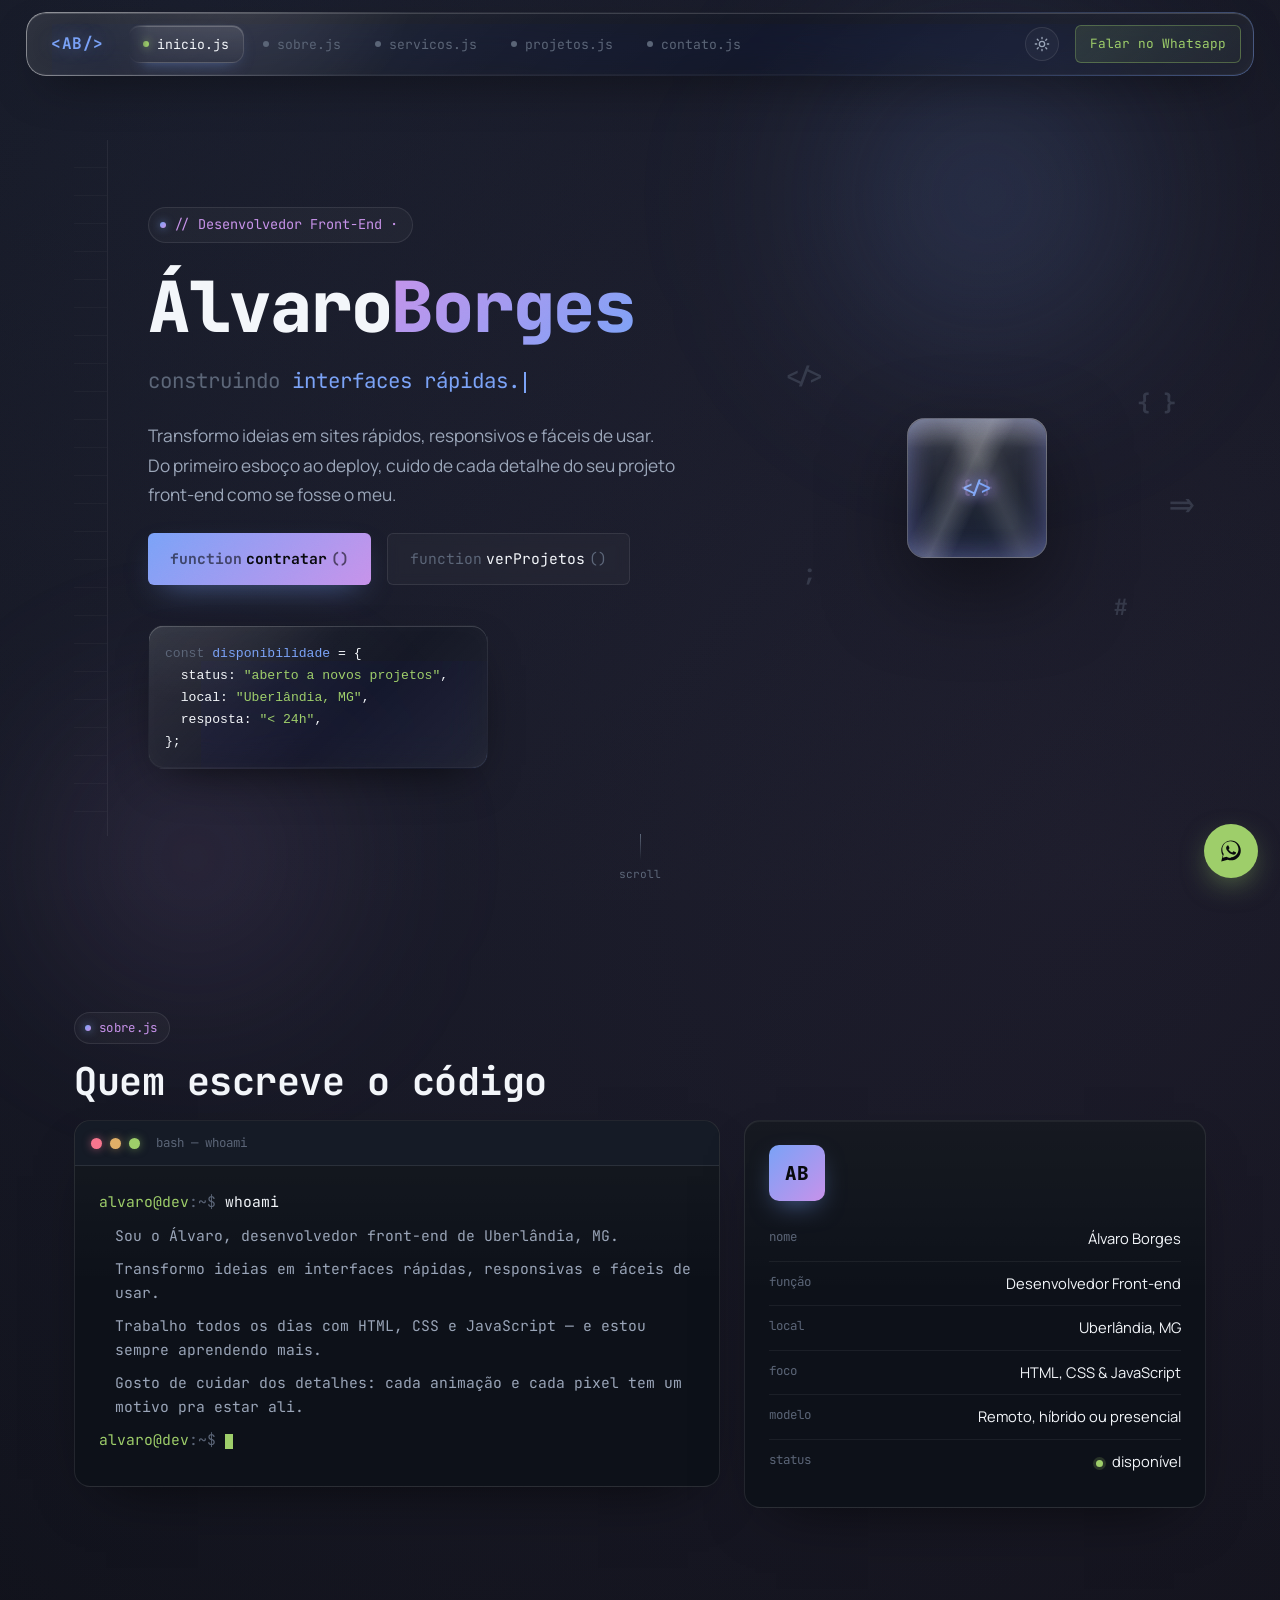
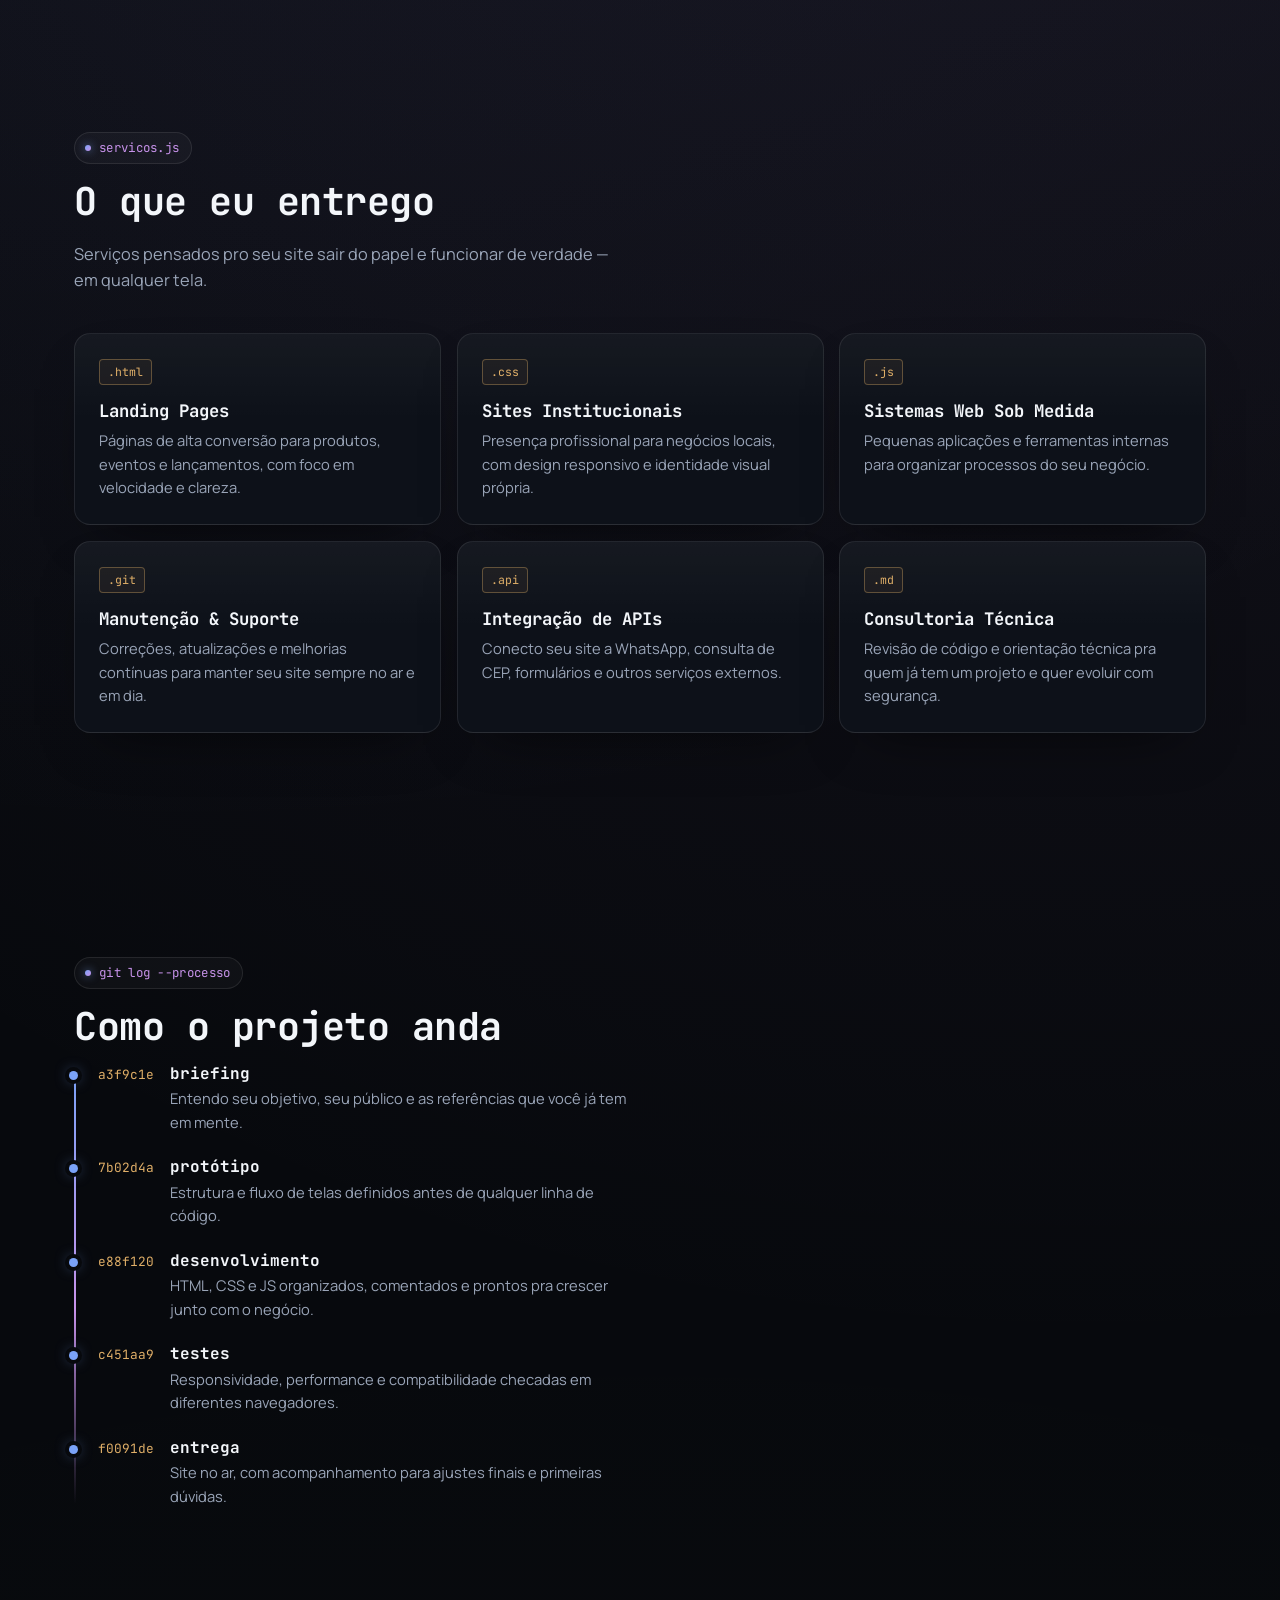
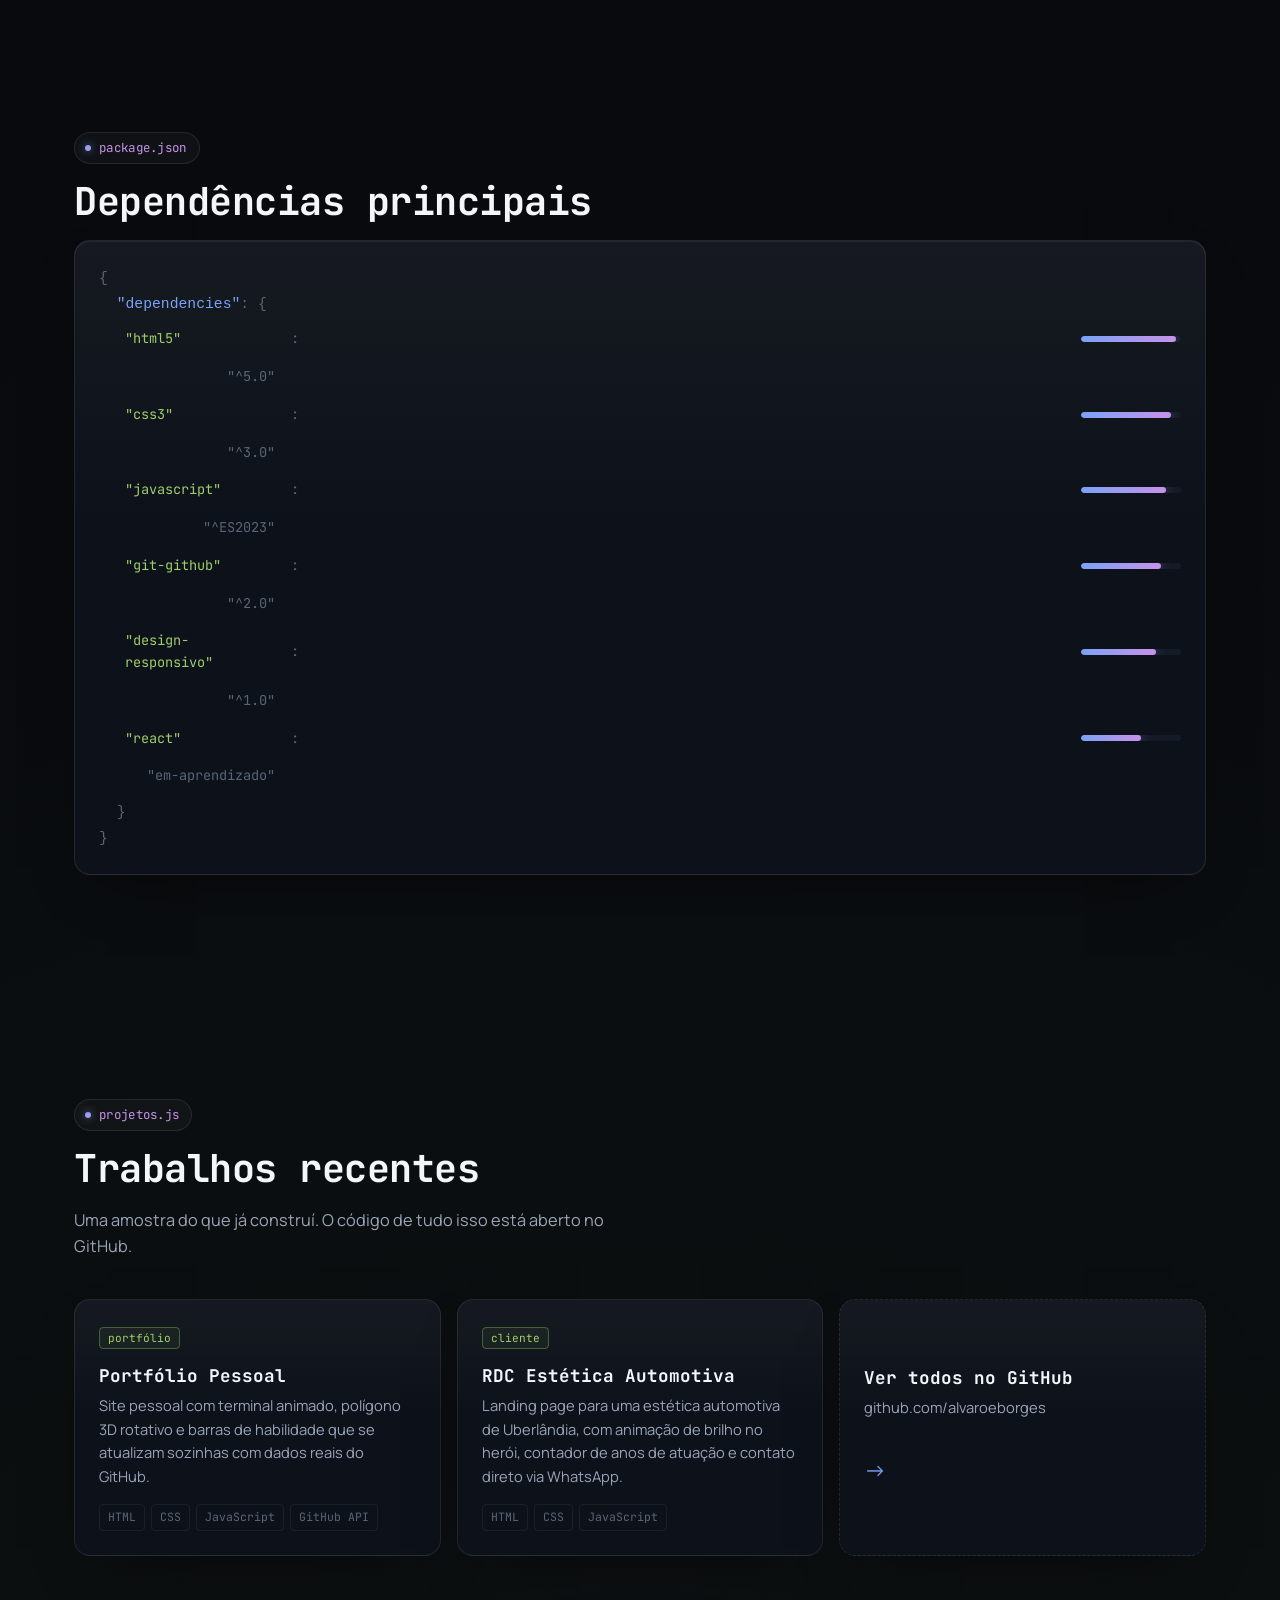
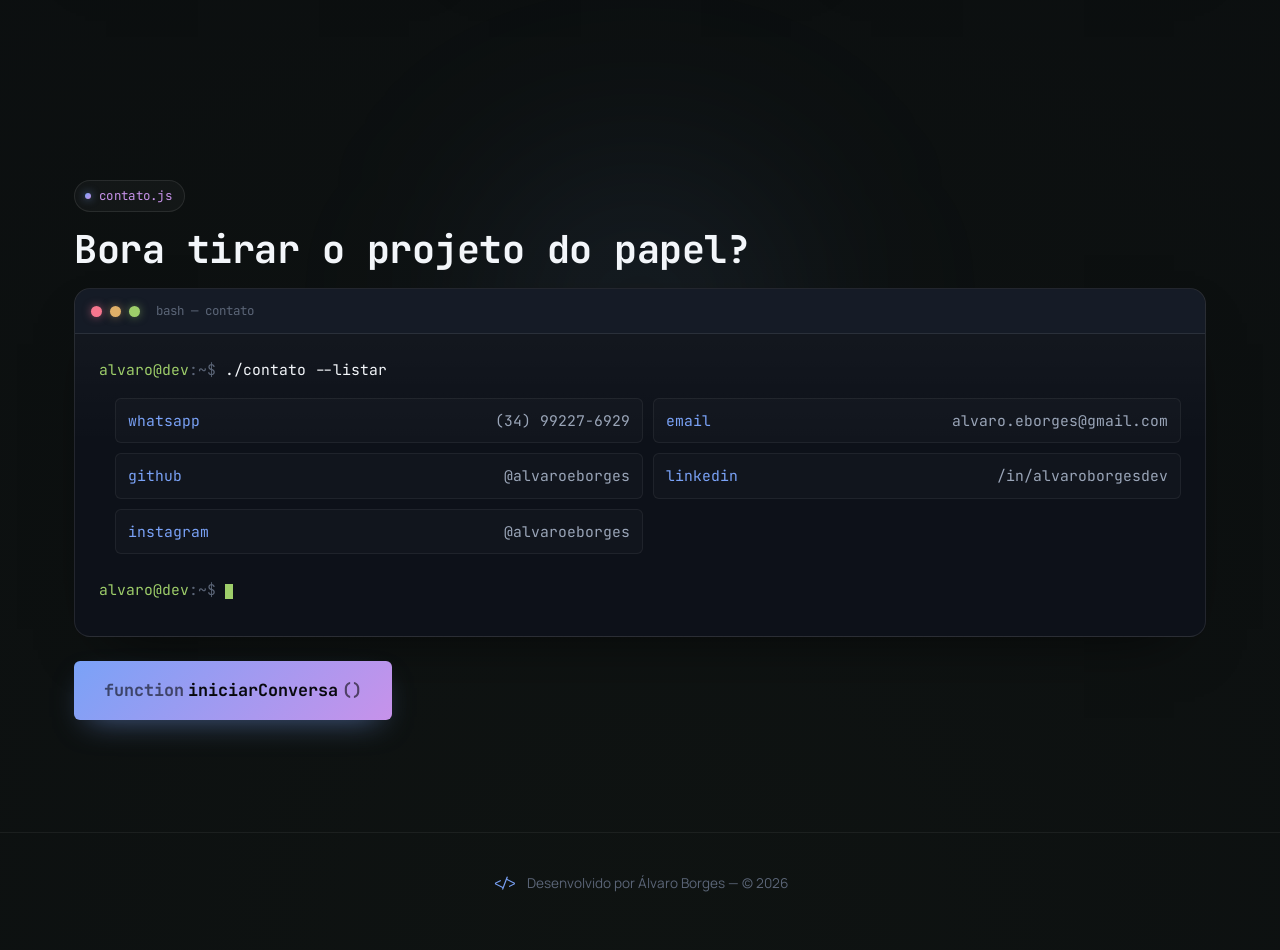
<file: index.html>
<!DOCTYPE html>
<html lang="pt-BR">

<head>
  <meta charset="UTF-8">
  <meta name="viewport" content="width=device-width, initial-scale=1.0">
  <title>Álvaro Borges — Desenvolvedor Front-end</title>
  <meta name="description"
    content="Álvaro Borges, desenvolvedor front-end em Uberlândia, MG. Landing pages, sites institucionais e sistemas web sob medida.">
  <link rel="icon"
    href="data:image/svg+xml,%3Csvg xmlns='http://www.w3.org/2000/svg' viewBox='0 0 100 100'%3E%3Crect width='100' height='100' rx='20' fill='%230a0e14'/%3E%3Ctext x='50' y='62' font-size='40' font-family='monospace' fill='%237aa2f7' text-anchor='middle'%3E%3C/%3E%3C/text%3E%3C/svg%3E">
  <link rel="preconnect" href="https://fonts.googleapis.com">
  <link rel="preconnect" href="https://fonts.gstatic.com" crossorigin>
  <link
    href="https://fonts.googleapis.com/css2?family=JetBrains+Mono:wght@400;500;600;700;800&family=Manrope:wght@400;500;600;700;800&display=swap"
    rel="stylesheet">
  <link rel="stylesheet" href="style.css">
</head>

<body>

  <!-- Filtro de refração do liquid glass (usado via backdrop-filter no Chromium) -->
  <svg width="0" height="0" style="position:absolute" aria-hidden="true" focusable="false">
    <filter id="liquid-glass" x="0" y="0" width="100%" height="100%" color-interpolation-filters="sRGB">
      <feTurbulence type="fractalNoise" baseFrequency="0.006 0.011" numOctaves="2" seed="7" result="noise" />
      <feGaussianBlur in="noise" stdDeviation="2.5" result="softNoise" />
      <feDisplacementMap in="SourceGraphic" in2="softNoise" scale="34" xChannelSelector="R" yChannelSelector="G" />
    </filter>
  </svg>

  <!-- ===== BARRA DE ABAS (NAVEGAÇÃO) ===== -->
  <header class="tabbar glass glass--refract" id="tabbar">
    <div class="tabbar__brand">
      <span class="tabbar__logo">&lt;AB/&gt;</span>
    </div>
    <nav class="tabbar__tabs" aria-label="Navegação principal">
      <a href="#inicio" class="tab is-active" data-tab="inicio">
        <span class="tab__dot"></span> inicio.js
      </a>
      <a href="#sobre" class="tab" data-tab="sobre">
        <span class="tab__dot"></span> sobre.js
      </a>
      <a href="#servicos" class="tab" data-tab="servicos">
        <span class="tab__dot"></span> servicos.js
      </a>
      <a href="#projetos" class="tab" data-tab="projetos">
        <span class="tab__dot"></span> projetos.js
      </a>
      <a href="#contato" class="tab" data-tab="contato">
        <span class="tab__dot"></span> contato.js
      </a>
    </nav>
    <div class="tabbar__actions">
      <button type="button" class="theme-toggle" id="themeToggle" aria-pressed="false"
        aria-label="Alternar para tema claro">
        <svg class="theme-toggle__icon theme-toggle__icon--sun" viewBox="0 0 24 24" fill="none" stroke="currentColor"
          stroke-width="2" stroke-linecap="round" aria-hidden="true">
          <circle cx="12" cy="12" r="4"></circle>
          <path
            d="M12 2v2M12 20v2M4.93 4.93l1.41 1.41M17.66 17.66l1.41 1.41M2 12h2M20 12h2M4.93 19.07l1.41-1.41M17.66 6.34l1.41-1.41">
          </path>
        </svg>
        <svg class="theme-toggle__icon theme-toggle__icon--moon" viewBox="0 0 24 24" fill="none"
          stroke="currentColor" stroke-width="2" stroke-linecap="round" stroke-linejoin="round" aria-hidden="true">
          <path d="M21 12.79A9 9 0 1 1 11.21 3 7 7 0 0 0 21 12.79z"></path>
        </svg>
      </button>

      <a class="tabbar__cta"
        href="https://wa.me/5534992276929?text=Ol%C3%A1%2C%20Alvaro!%20Vi%20seu%20site%20e%20quero%20conversar%20sobre%20um%20projeto."
        target="_blank" rel="noopener">
        Falar no Whatsapp
      </a>

      <button type="button" class="tabbar__menu-btn" id="menuBtn" aria-label="Abrir navegação rápida"
        aria-haspopup="dialog" aria-expanded="false">
        <span></span><span></span><span></span>
      </button>
    </div>
  </header>

  <main>

    <!-- ===== HERO ===== -->
    <section id="inicio" class="hero">
      <div class="hero__gutter" aria-hidden="true"></div>

      <div class="hero__content">
        <p class="eyebrow reveal">// Desenvolvedor Front-End · </p>

        <h1 class="hero__title reveal">
          Álvaro<span class="text-purple">Borges</span>
        </h1>

        <p class="hero__typed reveal">
          <span class="text-dim">construindo</span>
          <span id="typedText" class="text-blue"></span><span class="cursor" aria-hidden="true"></span>
        </p>

        <p class="hero__lead reveal">
          Transformo ideias em sites rápidos, responsivos e fáceis de usar.
          Do primeiro esboço ao deploy, cuido de cada detalhe do seu projeto
          front-end como se fosse o meu.
        </p>

        <div class="hero__cta reveal">
          <a href="https://wa.me/5534992276929?text=Ol%C3%A1%2C%20Alvaro!%20Vi%20seu%20site%20e%20quero%20conversar%20sobre%20um%20projeto."
            class="btn btn--primary" target="_blank" rel="noopener">
            <span class="text-dim">function</span> contratar<span class="text-dim">()</span>
          </a>
          <a href="#projetos" class="btn btn--ghost">
            <span class="text-dim">function</span> verProjetos<span class="text-dim">()</span>
          </a>
        </div>

        <div class="hero__meta reveal" aria-hidden="true">
          <pre class="code-chip glass glass--refract"><code><span class="text-dim">const</span> <span class="text-blue">disponibilidade</span> = {
  status: <span class="text-green">"aberto a novos projetos"</span>,
  local: <span class="text-green">"Uberlândia, MG"</span>,
  resposta: <span class="text-green">"&lt; 24h"</span>,
};</code></pre>
        </div>
      </div>

      <div class="hero__scene" aria-hidden="true">
        <div class="cube-stage" id="cubeStage">
          <div class="cube">
            <div class="cube__face cube__face--front">&lt;/&gt;</div>
            <div class="cube__face cube__face--back">{ }</div>
            <div class="cube__face cube__face--right">JS</div>
            <div class="cube__face cube__face--left">CSS</div>
            <div class="cube__face cube__face--top">HTML</div>
            <div class="cube__face cube__face--bottom">GIT</div>
          </div>
        </div>
        <span class="floating-symbol" data-depth="0.6" style="top:12%; left:8%;">&lt;/&gt;</span>
        <span class="floating-symbol" data-depth="0.3" style="top:70%; left:12%;">;</span>
        <span class="floating-symbol" data-depth="0.5" style="top:20%; left:85%;">{ }</span>
        <span class="floating-symbol" data-depth="0.4" style="top:80%; left:80%;">#</span>
        <span class="floating-symbol" data-depth="0.7" style="top:50%; left:92%;">=&gt;</span>
      </div>

      <a href="#sobre" class="scroll-hint" aria-label="Rolar para a próxima seção">
        <span></span> scroll
      </a>
    </section>

    <!-- ===== SOBRE ===== -->
    <section id="sobre" class="sobre">
      <p class="section-eyebrow reveal">sobre.js</p>
      <h2 class="section-title reveal">Quem escreve o código</h2>

      <div class="sobre__grid">
        <div class="terminal reveal">
          <div class="terminal__header">
            <span class="dot dot--red"></span>
            <span class="dot dot--yellow"></span>
            <span class="dot dot--green"></span>
            <span class="terminal__title">bash — whoami</span>
          </div>
          <div class="terminal__body" id="terminalBody">
            <p class="term-line"><span class="prompt">alvaro@dev</span><span class="text-dim">:~$</span> whoami</p>
            <p class="term-out" data-line>Sou o Álvaro, desenvolvedor front-end de Uberlândia, MG.</p>
            <p class="term-out" data-line>Transformo ideias em interfaces rápidas, responsivas e fáceis de usar.</p>
            <p class="term-out" data-line>Trabalho todos os dias com HTML, CSS e JavaScript — e estou sempre aprendendo
              mais.</p>
            <p class="term-out" data-line>Gosto de cuidar dos detalhes: cada animação e cada pixel tem um motivo pra
              estar ali.</p>
            <p class="term-line"><span class="prompt">alvaro@dev</span><span class="text-dim">:~$</span> <span
                class="term-cursor"></span></p>
          </div>
        </div>

        <div class="profile-card reveal">
          <div class="profile-card__avatar">AB</div>
          <dl class="profile-card__facts">
            <div>
              <dt>nome</dt>
              <dd>Álvaro Borges</dd>
            </div>
            <div>
              <dt>função</dt>
              <dd>Desenvolvedor Front-end</dd>
            </div>
            <div>
              <dt>local</dt>
              <dd>Uberlândia, MG</dd>
            </div>
            <div>
              <dt>foco</dt>
              <dd>HTML, CSS &amp; JavaScript</dd>
            </div>
            <div>
              <dt>modelo</dt>
              <dd>Remoto, híbrido ou presencial</dd>
            </div>
            <div>
              <dt>status</dt>
              <dd><span class="status-dot"></span> disponível</dd>
            </div>
          </dl>
        </div>
      </div>
    </section>

    <!-- ===== SERVIÇOS ===== -->
    <section id="servicos" class="servicos">
      <p class="section-eyebrow reveal">servicos.js</p>
      <h2 class="section-title reveal">O que eu entrego</h2>
      <p class="section-lead reveal">Serviços pensados pro seu site sair do papel e funcionar de verdade — em qualquer
        tela.</p>

      <div class="cards-grid">
        <article class="service-card reveal" data-tilt>
          <span class="service-card__tag">.html</span>
          <h3>Landing Pages</h3>
          <p>Páginas de alta conversão para produtos, eventos e lançamentos, com foco em velocidade e clareza.</p>
        </article>

        <article class="service-card reveal" data-tilt>
          <span class="service-card__tag">.css</span>
          <h3>Sites Institucionais</h3>
          <p>Presença profissional para negócios locais, com design responsivo e identidade visual própria.</p>
        </article>

        <article class="service-card reveal" data-tilt>
          <span class="service-card__tag">.js</span>
          <h3>Sistemas Web Sob Medida</h3>
          <p>Pequenas aplicações e ferramentas internas para organizar processos do seu negócio.</p>
        </article>

        <article class="service-card reveal" data-tilt>
          <span class="service-card__tag">.git</span>
          <h3>Manutenção &amp; Suporte</h3>
          <p>Correções, atualizações e melhorias contínuas para manter seu site sempre no ar e em dia.</p>
        </article>

        <article class="service-card reveal" data-tilt>
          <span class="service-card__tag">.api</span>
          <h3>Integração de APIs</h3>
          <p>Conecto seu site a WhatsApp, consulta de CEP, formulários e outros serviços externos.</p>
        </article>

        <article class="service-card reveal" data-tilt>
          <span class="service-card__tag">.md</span>
          <h3>Consultoria Técnica</h3>
          <p>Revisão de código e orientação técnica pra quem já tem um projeto e quer evoluir com segurança.</p>
        </article>
      </div>
    </section>

    <!-- ===== PROCESSO (git log) ===== -->
    <section id="processo" class="processo">
      <p class="section-eyebrow reveal">git log --processo</p>
      <h2 class="section-title reveal">Como o projeto anda</h2>

      <ol class="gitlog">
        <li class="gitlog__item reveal">
          <span class="gitlog__hash">a3f9c1e</span>
          <div>
            <h3>briefing</h3>
            <p>Entendo seu objetivo, seu público e as referências que você já tem em mente.</p>
          </div>
        </li>
        <li class="gitlog__item reveal">
          <span class="gitlog__hash">7b02d4a</span>
          <div>
            <h3>protótipo</h3>
            <p>Estrutura e fluxo de telas definidos antes de qualquer linha de código.</p>
          </div>
        </li>
        <li class="gitlog__item reveal">
          <span class="gitlog__hash">e88f120</span>
          <div>
            <h3>desenvolvimento</h3>
            <p>HTML, CSS e JS organizados, comentados e prontos pra crescer junto com o negócio.</p>
          </div>
        </li>
        <li class="gitlog__item reveal">
          <span class="gitlog__hash">c451aa9</span>
          <div>
            <h3>testes</h3>
            <p>Responsividade, performance e compatibilidade checadas em diferentes navegadores.</p>
          </div>
        </li>
        <li class="gitlog__item reveal">
          <span class="gitlog__hash">f0091de</span>
          <div>
            <h3>entrega</h3>
            <p>Site no ar, com acompanhamento para ajustes finais e primeiras dúvidas.</p>
          </div>
        </li>
      </ol>
    </section>

    <!-- ===== STACK ===== -->
    <section id="stack" class="stack">
      <p class="section-eyebrow reveal">package.json</p>
      <h2 class="section-title reveal">Dependências principais</h2>

      <div class="stack__panel reveal">
        <pre
          class="stack__code"><code><span class="text-dim">{</span>
  <span class="text-blue">"dependencies"</span><span class="text-dim">:</span> <span class="text-dim">{</span></code></pre>

        <ul class="stack__list">
          <li class="stack__row" data-level="95">
            <span class="stack__name">"html5"</span><span class="text-dim">:</span>
            <span class="stack__bar"><span class="stack__fill"></span></span>
            <span class="stack__value">"^5.0"</span>
          </li>
          <li class="stack__row" data-level="90">
            <span class="stack__name">"css3"</span><span class="text-dim">:</span>
            <span class="stack__bar"><span class="stack__fill"></span></span>
            <span class="stack__value">"^3.0"</span>
          </li>
          <li class="stack__row" data-level="85">
            <span class="stack__name">"javascript"</span><span class="text-dim">:</span>
            <span class="stack__bar"><span class="stack__fill"></span></span>
            <span class="stack__value">"^ES2023"</span>
          </li>
          <li class="stack__row" data-level="80">
            <span class="stack__name">"git-github"</span><span class="text-dim">:</span>
            <span class="stack__bar"><span class="stack__fill"></span></span>
            <span class="stack__value">"^2.0"</span>
          </li>
          <li class="stack__row" data-level="75">
            <span class="stack__name">"design-responsivo"</span><span class="text-dim">:</span>
            <span class="stack__bar"><span class="stack__fill"></span></span>
            <span class="stack__value">"^1.0"</span>
          </li>
          <li class="stack__row" data-level="60">
            <span class="stack__name">"react"</span><span class="text-dim">:</span>
            <span class="stack__bar"><span class="stack__fill"></span></span>
            <span class="stack__value">"em-aprendizado"</span>
          </li>
        </ul>

        <pre class="stack__code"><code>  <span class="text-dim">}</span>
<span class="text-dim">}</span></code></pre>
      </div>
    </section>

    <!-- ===== PROJETOS ===== -->
    <section id="projetos" class="projetos">
      <p class="section-eyebrow reveal">projetos.js</p>
      <h2 class="section-title reveal">Trabalhos recentes</h2>
      <p class="section-lead reveal">Uma amostra do que já construí. O código de tudo isso está aberto no GitHub.</p>

      <div class="cards-grid cards-grid--projects">
        <article class="project-card reveal">
          <div class="project-card__top">
            <span class="project-card__tag">portfólio</span>
          </div>
          <h3>Portfólio Pessoal</h3>
          <p>Site pessoal com terminal animado, polígono 3D rotativo e barras de habilidade que se atualizam sozinhas
            com dados reais do GitHub.</p>
          <ul class="project-card__stack">
            <li>HTML</li>
            <li>CSS</li>
            <li>JavaScript</li>
            <li>GitHub API</li>
          </ul>
        </article>

        <article class="project-card reveal">
          <div class="project-card__top">
            <span class="project-card__tag">cliente</span>
          </div>
          <h3>RDC Estética Automotiva</h3>
          <p>Landing page para uma estética automotiva de Uberlândia, com animação de brilho no herói, contador de anos
            de atuação e contato direto via WhatsApp.</p>
          <ul class="project-card__stack">
            <li>HTML</li>
            <li>CSS</li>
            <li>JavaScript</li>
          </ul>
        </article>

        <a class="project-card project-card--cta reveal" href="https://github.com/alvaroeborges" target="_blank"
          rel="noopener">
          <h3>Ver todos no GitHub</h3>
          <p>github.com/alvaroeborges</p>
          <span class="project-card__arrow">&rarr;</span>
        </a>
      </div>
    </section>

    <!-- ===== CONTATO ===== -->
    <section id="contato" class="contato">
      <p class="section-eyebrow reveal">contato.js</p>
      <h2 class="section-title reveal">Bora tirar o projeto do papel?</h2>

      <div class="contact-terminal reveal">
        <div class="terminal__header">
          <span class="dot dot--red"></span>
          <span class="dot dot--yellow"></span>
          <span class="dot dot--green"></span>
          <span class="terminal__title">bash — contato</span>
        </div>
        <div class="terminal__body">
          <p class="term-line"><span class="prompt">alvaro@dev</span><span class="text-dim">:~$</span> ./contato
            --listar</p>

          <div class="contact-links">
            <a class="contact-link"
              href="https://wa.me/5534992276929?text=Ol%C3%A1%2C%20Alvaro!%20Vi%20seu%20site%20e%20quero%20conversar%20sobre%20um%20projeto."
              target="_blank" rel="noopener">
              <span class="contact-link__key">whatsapp</span>
              <span class="contact-link__val">(34) 99227-6929</span>
            </a>
            <a class="contact-link" href="mailto:alvaro.eborges@gmail.com">
              <span class="contact-link__key">email</span>
              <span class="contact-link__val">alvaro.eborges@gmail.com</span>
            </a>
            <a class="contact-link" href="https://github.com/alvaroeborges" target="_blank" rel="noopener">
              <span class="contact-link__key">github</span>
              <span class="contact-link__val">@alvaroeborges</span>
            </a>
            <a class="contact-link" href="https://www.linkedin.com/in/alvaroborgesdev" target="_blank" rel="noopener">
              <span class="contact-link__key">linkedin</span>
              <span class="contact-link__val">/in/alvaroborgesdev</span>
            </a>
            <a class="contact-link" href="https://www.instagram.com/alvaroeborges/" target="_blank" rel="noopener">
              <span class="contact-link__key">instagram</span>
              <span class="contact-link__val">@alvaroeborges</span>
            </a>
          </div>

          <p class="term-line"><span class="prompt">alvaro@dev</span><span class="text-dim">:~$</span> <span
              class="term-cursor"></span></p>
        </div>
      </div>

      <a href="https://wa.me/5534992276929?text=Ol%C3%A1%2C%20Alvaro!%20Vi%20seu%20site%20e%20quero%20conversar%20sobre%20um%20projeto."
        class="btn btn--primary btn--big reveal" target="_blank" rel="noopener">
        <span class="text-dim">function</span> iniciarConversa<span class="text-dim">()</span>
      </a>
    </section>

  </main>

  <footer class="footer">
    <span class="footer__logo">&lt;/&gt;</span>
    <p>Desenvolvido por Álvaro Borges — © <span id="year"></span></p>
  </footer>

  <!-- ===== COMMAND PALETTE (navegação rápida / menu mobile) ===== -->
  <div class="cmdk" id="cmdk" hidden>
    <div class="cmdk__backdrop" data-cmdk-close></div>
    <div class="cmdk__panel glass glass--refract" role="dialog" aria-modal="true" aria-label="Navegação rápida">
      <div class="cmdk__header">
        <span class="cmdk__prompt">&gt;</span>
        <input type="text" class="cmdk__input" id="cmdkInput" placeholder="Ir para uma seção..."
          autocomplete="off" aria-label="Buscar seção">
        <kbd class="cmdk__esc">esc</kbd>
      </div>
      <ul class="cmdk__list" id="cmdkList">
        <li><button type="button" class="cmdk__item" data-target="#inicio"><span
              class="cmdk__item-icon">01</span>inicio.js<span class="cmdk__item-hint">Início</span></button></li>
        <li><button type="button" class="cmdk__item" data-target="#sobre"><span
              class="cmdk__item-icon">02</span>sobre.js<span class="cmdk__item-hint">Quem sou eu</span></button></li>
        <li><button type="button" class="cmdk__item" data-target="#servicos"><span
              class="cmdk__item-icon">03</span>servicos.js<span class="cmdk__item-hint">O que eu entrego</span></button>
        </li>
        <li><button type="button" class="cmdk__item" data-target="#processo"><span
              class="cmdk__item-icon">04</span>processo.js<span class="cmdk__item-hint">Como trabalho</span></button>
        </li>
        <li><button type="button" class="cmdk__item" data-target="#stack"><span
              class="cmdk__item-icon">05</span>stack.js<span class="cmdk__item-hint">Tecnologias</span></button></li>
        <li><button type="button" class="cmdk__item" data-target="#projetos"><span
              class="cmdk__item-icon">06</span>projetos.js<span class="cmdk__item-hint">Trabalhos recentes</span></button>
        </li>
        <li><button type="button" class="cmdk__item" data-target="#contato"><span
              class="cmdk__item-icon">07</span>contato.js<span class="cmdk__item-hint">Fale comigo</span></button>
        </li>
      </ul>
    </div>
  </div>

  <a href="https://wa.me/5534992276929?text=Ol%C3%A1%2C%20Alvaro!%20Vi%20seu%20site%20e%20quero%20conversar%20sobre%20um%20projeto."
    class="whatsapp-fab" target="_blank" rel="noopener" aria-label="Chamar no WhatsApp">
    <svg viewBox="0 0 32 32" width="26" height="26" fill="currentColor" aria-hidden="true">
      <path
        d="M16.01 3C9.38 3 4 8.35 4 14.94c0 2.3.65 4.44 1.78 6.27L4 29l8.03-2.1a12.9 12.9 0 0 0 4 .63c6.63 0 12-5.35 12-11.94C28.03 8.35 22.66 3 16.01 3zm0 21.7c-1.85 0-3.58-.5-5.08-1.38l-.36-.21-4.77 1.25 1.28-4.66-.24-.38a9.9 9.9 0 0 1-1.55-5.38c0-5.46 4.47-9.9 9.97-9.9 5.5 0 9.97 4.44 9.97 9.9 0 5.46-4.47 9.9-9.97 9.9zm5.46-7.4c-.3-.15-1.77-.87-2.04-.97-.27-.1-.47-.15-.67.15-.2.3-.77.97-.94 1.17-.17.2-.35.22-.65.07-.3-.15-1.25-.46-2.38-1.46-.88-.78-1.47-1.75-1.65-2.05-.17-.3-.02-.46.13-.6.13-.13.3-.35.45-.52.15-.17.2-.3.3-.5.1-.2.05-.37-.02-.52-.07-.15-.67-1.6-.92-2.2-.24-.57-.49-.5-.67-.5h-.57c-.2 0-.52.07-.79.37-.27.3-1.04 1.02-1.04 2.48 0 1.46 1.07 2.87 1.22 3.07.15.2 2.1 3.2 5.07 4.49.71.31 1.26.49 1.69.63.71.22 1.35.19 1.86.12.57-.09 1.77-.72 2.02-1.42.25-.7.25-1.3.17-1.42-.07-.12-.27-.2-.57-.35z" />
    </svg>
  </a>

  <script src="script.js"></script>
</body>

</html>
</file>
<file: style.css>
/* =========================================================
   ÁLVARO BORGES — LANDING PAGE
   Conceito: a página como um editor de código.
   Paleta baseada em syntax highlighting (tema escuro),
   abas de editor como navegação, gutter de linhas no herói,
   terminal para "sobre" e "contato", git log como processo.
   Camada premium: profundidade em glass/glow, grain sutil,
   gradientes de destaque e micro-interações.
   ========================================================= */

:root {
  /* --- cores base --- */
  --bg-void: #07090d;
  --bg-panel: #0d1119;
  --bg-elevated: #151b26;
  --border-line: rgba(255, 255, 255, 0.09);
  --border-soft: rgba(255, 255, 255, 0.06);

  --text-primary: #f3f6fa;
  --text-secondary: #9aa5b8;
  --text-dim: #5b6577;

  /* --- paleta "syntax" (assume o papel de accent) --- */
  --accent-purple: #c792ea;  /* keywords / marca */
  --accent-blue: #7aa2f7;    /* funções / links */
  --accent-green: #9ece6a;   /* strings / sucesso */
  --accent-orange: #e0af68;  /* números / avisos */
  --accent-red: #f7768e;     /* atenção, pontual */

  /* --- tipografia --- */
  --font-mono: 'JetBrains Mono', 'Courier New', monospace;
  --font-sans: 'Manrope', -apple-system, BlinkMacSystemFont, sans-serif;

  /* --- espaçamento --- */
  --space-1: 0.5rem;
  --space-2: 1rem;
  --space-3: 1.5rem;
  --space-4: 2.5rem;
  --space-5: 4rem;
  --space-6: 7rem;

  --radius-sm: 6px;
  --radius-md: 10px;
  --radius-lg: 16px;

  --header-h: 64px;
  --max-w: 1180px;

  --bg-void-rgb: 7, 9, 13;

  /* --- profundidade / motion --- */
  --ease-premium: cubic-bezier(0.16, 1, 0.3, 1);
  --shadow-card: 0 24px 60px -32px rgba(0, 0, 0, 0.75);
  --shadow-card-hover: 0 28px 70px -24px rgba(122, 162, 247, 0.28);
  --glow-blue: 0 0 40px -8px rgba(122, 162, 247, 0.55);
  --glow-purple: 0 0 40px -8px rgba(199, 146, 234, 0.5);

  /* --- liquid glass --- */
  --glass-blur: blur(18px) saturate(180%);
  --glass-tint: rgba(16, 21, 31, 0.42);
  --glass-tint-strong: rgba(13, 17, 25, 0.68);
  --glass-sheen: linear-gradient(135deg,
      rgba(255, 255, 255, 0.11) 0%,
      rgba(255, 255, 255, 0.025) 38%,
      rgba(255, 255, 255, 0) 60%,
      rgba(255, 255, 255, 0.05) 100%);
  --glass-edge: linear-gradient(135deg,
      rgba(255, 255, 255, 0.5) 0%,
      rgba(255, 255, 255, 0.08) 30%,
      rgba(255, 255, 255, 0.03) 65%,
      rgba(122, 162, 247, 0.4) 100%);
  --glass-glare: rgba(255, 255, 255, 0.09);
  --glass-shadow:
    inset 0 1px 0 rgba(255, 255, 255, 0.16),
    inset 0 -1px 0 rgba(255, 255, 255, 0.04),
    inset 0 0 24px rgba(255, 255, 255, 0.025),
    0 18px 50px -22px rgba(0, 0, 0, 0.8);
}

/* --- tema claro (opcional, ativado via botão / localStorage) --- */
:root[data-theme="light"] {
  color-scheme: light;

  --bg-void: #f4f5f9;
  --bg-panel: #ffffff;
  --bg-elevated: #eef0f6;
  --border-line: rgba(18, 22, 34, 0.1);
  --border-soft: rgba(18, 22, 34, 0.07);

  --text-primary: #12151c;
  --text-secondary: #4a5265;
  --text-dim: #8891a4;

  --accent-purple: #8a4fd6;
  --accent-blue: #3763d6;
  --accent-green: #3f8f24;
  --accent-orange: #a3690f;
  --accent-red: #d13a58;

  --shadow-card: 0 20px 45px -30px rgba(18, 22, 34, 0.35);
  --shadow-card-hover: 0 24px 55px -24px rgba(55, 99, 214, 0.22);

  --bg-void-rgb: 244, 245, 249;

  --glass-tint: rgba(255, 255, 255, 0.5);
  --glass-tint-strong: rgba(255, 255, 255, 0.78);
  --glass-sheen: linear-gradient(135deg,
      rgba(255, 255, 255, 0.75) 0%,
      rgba(255, 255, 255, 0.18) 40%,
      rgba(255, 255, 255, 0) 60%,
      rgba(255, 255, 255, 0.35) 100%);
  --glass-edge: linear-gradient(135deg,
      rgba(255, 255, 255, 1) 0%,
      rgba(18, 22, 34, 0.07) 40%,
      rgba(18, 22, 34, 0.12) 70%,
      rgba(55, 99, 214, 0.35) 100%);
  --glass-glare: rgba(255, 255, 255, 0.55);
  --glass-shadow:
    inset 0 1px 0 rgba(255, 255, 255, 0.95),
    inset 0 -1px 0 rgba(18, 22, 34, 0.04),
    0 18px 45px -24px rgba(18, 22, 34, 0.35);
}

/* =========================================================
   RESET
   ========================================================= */
*, *::before, *::after { box-sizing: border-box; }

html {
  scroll-behavior: smooth;
  scroll-padding-top: calc(var(--header-h) + 28px);
  color-scheme: dark;
}

body {
  position: relative;
  margin: 0;
  background: var(--bg-void);
  background-image:
    radial-gradient(circle at 15% 0%, rgba(122, 162, 247, 0.10), transparent 42%),
    radial-gradient(circle at 85% 15%, rgba(199, 146, 234, 0.09), transparent 42%),
    radial-gradient(circle at 50% 100%, rgba(158, 206, 106, 0.05), transparent 50%);
  color: var(--text-primary);
  font-family: var(--font-sans);
  line-height: 1.6;
  -webkit-font-smoothing: antialiased;
  overflow-x: hidden;
}

/* grain sutil — dá textura premium ao fundo escuro */
body::before {
  content: '';
  position: fixed;
  inset: 0;
  z-index: 1;
  pointer-events: none;
  opacity: 0.05;
  mix-blend-mode: overlay;
  background-image: url("data:image/svg+xml,%3Csvg xmlns='http://www.w3.org/2000/svg' width='180' height='180'%3E%3Cfilter id='n'%3E%3CfeTurbulence type='fractalNoise' baseFrequency='0.9' numOctaves='2' stitchTiles='stitch'/%3E%3C/filter%3E%3Crect width='100%25' height='100%25' filter='url(%23n)'/%3E%3C/svg%3E");
  background-size: 180px 180px;
}

h1, h2, h3 { font-family: var(--font-mono); margin: 0; line-height: 1.15; text-wrap: balance; }
p { margin: 0; }
ul, ol, dl { margin: 0; padding: 0; list-style: none; }
a { color: inherit; text-decoration: none; }
button { font-family: inherit; cursor: pointer; }
img { max-width: 100%; display: block; }

::selection { background: var(--accent-purple); color: #08090d; }

a:focus-visible,
button:focus-visible,
.tab:focus-visible {
  outline: 2px solid var(--accent-blue);
  outline-offset: 3px;
  border-radius: 4px;
}

.text-purple { color: var(--accent-purple); }
.text-blue   { color: var(--accent-blue); }
.text-green  { color: var(--accent-green); }
.text-orange { color: var(--accent-orange); }
.text-dim    { color: var(--text-dim); }

/* =========================================================
   LIQUID GLASS
   Material reutilizável: tinta translúcida + brilho diagonal,
   borda com luz (anel em gradiente), reflexo que segue o mouse
   e, no Chromium desktop, refração leve via filtro SVG
   (#liquid-glass, no index.html). Componentes podem trocar
   --glass-tint para ajustar a opacidade.
   ========================================================= */
.glass {
  position: relative;
  background: var(--glass-sheen), var(--glass-tint);
  -webkit-backdrop-filter: var(--glass-blur);
  backdrop-filter: var(--glass-blur);
  border: 1px solid transparent;
  box-shadow: var(--glass-shadow);
}
/* borda iluminada: anel de 1px em gradiente */
.glass::before {
  content: '';
  position: absolute;
  inset: -1px;
  border-radius: inherit;
  padding: 1px;
  background: var(--glass-edge);
  -webkit-mask: linear-gradient(#000 0 0) content-box, linear-gradient(#000 0 0);
  -webkit-mask-composite: xor;
  mask: linear-gradient(#000 0 0) content-box exclude, linear-gradient(#000 0 0);
  pointer-events: none;
}
/* reflexo especular que acompanha o ponteiro (--mx/--my via JS) */
.glass::after {
  content: '';
  position: absolute;
  inset: 0;
  border-radius: inherit;
  background: radial-gradient(260px circle at var(--mx, 18%) var(--my, -60%), var(--glass-glare), transparent 65%);
  pointer-events: none;
  transition: opacity 0.3s ease;
}
/* conteúdo sempre acima do brilho/borda */
.glass > * { position: relative; z-index: 1; }
/* refração (só Chromium desktop — classe adicionada pelo script.js) */
html.lg-refract .glass--refract {
  -webkit-backdrop-filter: var(--glass-blur) url(#liquid-glass);
  backdrop-filter: var(--glass-blur) url(#liquid-glass);
}

/* =========================================================
   BARRA DE ABAS (HEADER / NAV) — pílula flutuante
   ========================================================= */
.tabbar {
  position: sticky;
  top: 12px;
  z-index: 100;
  height: var(--header-h);
  width: min(calc(100% - 24px), calc(var(--max-w) + 48px));
  margin: 12px auto 0;
  display: flex;
  align-items: center;
  gap: var(--space-3);
  padding: 0 12px 0 var(--space-3);
  border-radius: 20px;
  transition: box-shadow 0.3s ease;
}
.tabbar.is-scrolled {
  --glass-tint: var(--glass-tint-strong);
  box-shadow: var(--glass-shadow), 0 24px 50px -24px rgba(0, 0, 0, 0.55);
}
@media (max-width: 720px) {
  .tabbar { top: 8px; margin-top: 8px; width: calc(100% - 16px); padding: 0 10px 0 var(--space-2); border-radius: 16px; }
}

.tabbar__brand { flex: 0 0 auto; }
.tabbar__logo {
  font-family: var(--font-mono);
  font-weight: 700;
  color: var(--accent-blue);
  letter-spacing: 0.5px;
  text-shadow: 0 0 18px rgba(122, 162, 247, 0.45);
}

.tabbar__tabs {
  display: flex;
  align-items: center;
  gap: 4px;
  overflow-x: auto;
  scrollbar-width: none;
  flex: 1 1 auto;
  height: 100%;
  mask-image: linear-gradient(to right, transparent, black 20px, black calc(100% - 20px), transparent);
  -webkit-mask-image: linear-gradient(to right, transparent, black 20px, black calc(100% - 20px), transparent);
}
.tabbar__tabs::-webkit-scrollbar { display: none; }

.tab {
  display: flex;
  align-items: center;
  gap: 8px;
  height: 38px;
  padding: 0 14px;
  font-family: var(--font-mono);
  font-size: 0.82rem;
  color: var(--text-dim);
  white-space: nowrap;
  border: 1px solid transparent;
  border-radius: 12px;
  transition: color 0.2s ease, background 0.25s ease, border-color 0.25s ease, box-shadow 0.25s ease;
}
.tab:hover { color: var(--text-secondary); background: rgba(255,255,255,0.04); }
.tab:focus-visible { border-radius: 12px; }
/* aba ativa = "gota" de vidro dentro da pílula */
.tab.is-active {
  color: var(--text-primary);
  background: linear-gradient(180deg, rgba(255, 255, 255, 0.11), rgba(255, 255, 255, 0.03));
  border-color: rgba(255, 255, 255, 0.12);
  box-shadow: inset 0 1px 0 rgba(255, 255, 255, 0.2), 0 6px 18px -10px rgba(122, 162, 247, 0.7);
}
:root[data-theme="light"] .tab:hover { background: rgba(255, 255, 255, 0.5); }
:root[data-theme="light"] .tab.is-active {
  background: linear-gradient(180deg, rgba(255, 255, 255, 0.95), rgba(255, 255, 255, 0.6));
  border-color: rgba(18, 22, 34, 0.08);
  box-shadow: inset 0 1px 0 #fff, 0 6px 16px -10px rgba(55, 99, 214, 0.45);
}
.tab__dot {
  width: 6px; height: 6px;
  border-radius: 50%;
  background: var(--text-dim);
  flex: none;
  transition: background 0.2s ease, box-shadow 0.2s ease;
}
.tab.is-active .tab__dot { background: var(--accent-green); box-shadow: 0 0 8px rgba(158, 206, 106, 0.7); }

.tabbar__cta {
  flex: 0 0 auto;
  font-family: var(--font-mono);
  font-size: 0.8rem;
  color: var(--accent-green);
  background: linear-gradient(135deg, rgba(158, 206, 106, 0.14), rgba(158, 206, 106, 0.03));
  border: 1px solid rgba(158, 206, 106, 0.35);
  padding: 8px 14px;
  border-radius: var(--radius-sm);
  transition: background 0.2s ease, transform 0.2s ease, box-shadow 0.2s ease, border-color 0.2s ease;
  white-space: nowrap;
}
.tabbar__cta:hover {
  background: linear-gradient(135deg, rgba(158, 206, 106, 0.22), rgba(158, 206, 106, 0.06));
  border-color: rgba(158, 206, 106, 0.6);
  transform: translateY(-1px);
  box-shadow: 0 10px 26px -12px rgba(158, 206, 106, 0.55);
}

.tabbar__actions {
  display: flex;
  align-items: center;
  gap: var(--space-2);
  flex: 0 0 auto;
}

/* --- botão de alternância de tema --- */
.theme-toggle {
  flex: none;
  width: 34px;
  height: 34px;
  display: flex;
  align-items: center;
  justify-content: center;
  border-radius: 50%;
  border: 1px solid var(--border-line);
  background: rgba(255, 255, 255, 0.03);
  color: var(--text-secondary);
  transition: background 0.2s ease, border-color 0.2s ease, color 0.2s ease, transform 0.2s ease;
}
.theme-toggle:hover {
  border-color: var(--accent-blue);
  color: var(--accent-blue);
  transform: translateY(-1px);
}
.theme-toggle__icon { width: 16px; height: 16px; }
.theme-toggle__icon--moon { display: none; }
:root[data-theme="light"] .theme-toggle__icon--sun { display: none; }
:root[data-theme="light"] .theme-toggle__icon--moon { display: block; }

/* --- botão de menu mobile (abre a command palette) --- */
.tabbar__menu-btn {
  display: none;
  flex: none;
  width: 34px;
  height: 34px;
  flex-direction: column;
  align-items: center;
  justify-content: center;
  gap: 5px;
  border-radius: var(--radius-sm);
  border: 1px solid var(--border-line);
  background: rgba(255, 255, 255, 0.03);
  transition: border-color 0.2s ease, background 0.2s ease;
}
.tabbar__menu-btn span {
  width: 16px;
  height: 2px;
  border-radius: 2px;
  background: var(--text-secondary);
  transition: background 0.2s ease;
}
.tabbar__menu-btn:hover {
  border-color: var(--accent-blue);
  background: rgba(122, 162, 247, 0.08);
}
.tabbar__menu-btn:hover span { background: var(--accent-blue); }

@media (max-width: 720px) {
  .tabbar__cta { display: none; }
  .tabbar__tabs { display: none; }
  .tabbar__menu-btn { display: flex; }
}

/* =========================================================
   COMMAND PALETTE (navegação rápida / menu mobile)
   Abre com o botão de menu no mobile ou com Ctrl/Cmd+K.
   ========================================================= */
.cmdk {
  position: fixed;
  inset: 0;
  z-index: 200;
  display: flex;
  align-items: flex-start;
  justify-content: center;
  padding: 12vh 16px 16px;
}
.cmdk[hidden] { display: none; }

.cmdk__backdrop {
  position: absolute;
  inset: 0;
  background: rgba(5, 7, 11, 0.5);
  backdrop-filter: blur(4px);
  -webkit-backdrop-filter: blur(4px);
}
:root[data-theme="light"] .cmdk__backdrop { background: rgba(18, 22, 34, 0.22); }

.cmdk__panel {
  --glass-tint: var(--glass-tint-strong);
  width: 100%;
  max-width: 480px;
  border-radius: 22px;
  box-shadow: var(--glass-shadow), 0 40px 80px -30px rgba(0, 0, 0, 0.7);
  overflow: hidden;
  animation: cmdkIn 0.22s var(--ease-premium);
}
@keyframes cmdkIn {
  from { opacity: 0; transform: translateY(-8px) scale(0.98); }
  to { opacity: 1; transform: none; }
}

.cmdk__header {
  display: flex;
  align-items: center;
  gap: 8px;
  padding: 12px 16px;
  border-bottom: 1px solid var(--border-line);
  font-family: var(--font-mono);
}
.cmdk__prompt { color: var(--accent-green); }
.cmdk__input {
  flex: 1;
  background: transparent;
  border: none;
  outline: none;
  font-family: var(--font-mono);
  font-size: 0.95rem;
  color: var(--text-primary);
}
.cmdk__input::placeholder { color: var(--text-dim); }
.cmdk__esc {
  font-family: var(--font-mono);
  font-size: 0.68rem;
  color: var(--text-dim);
  border: 1px solid var(--border-line);
  border-radius: 4px;
  padding: 2px 6px;
}

.cmdk__list { max-height: 55vh; overflow-y: auto; padding: 6px; }
.cmdk__item {
  width: 100%;
  display: flex;
  align-items: center;
  gap: 10px;
  padding: 10px;
  border-radius: var(--radius-sm);
  font-family: var(--font-mono);
  font-size: 0.88rem;
  color: var(--text-secondary);
  background: transparent;
  border: none;
  text-align: left;
  transition: background 0.15s ease, color 0.15s ease;
}
.cmdk__item-icon {
  flex: none;
  width: 26px;
  height: 26px;
  display: flex;
  align-items: center;
  justify-content: center;
  border-radius: 6px;
  font-size: 0.68rem;
  color: var(--accent-blue);
  background: rgba(122, 162, 247, 0.08);
  border: 1px solid var(--border-line);
}
.cmdk__item-hint { margin-left: auto; color: var(--text-dim); font-size: 0.78rem; }
.cmdk__item:hover { background: rgba(122, 162, 247, 0.1); color: var(--text-primary); }
.cmdk__empty {
  padding: 16px;
  text-align: center;
  color: var(--text-dim);
  font-family: var(--font-mono);
  font-size: 0.85rem;
}

body.cmdk-open { overflow: hidden; }

/* =========================================================
   UTILITÁRIOS DE SEÇÃO
   ========================================================= */
main > section {
  position: relative;
  max-width: var(--max-w);
  margin: 0 auto;
  padding: var(--space-6) var(--space-3);
}
@media (max-width: 720px) {
  main > section { padding: 4rem var(--space-3); }
}

.section-eyebrow {
  display: inline-flex;
  align-items: center;
  gap: 8px;
  font-family: var(--font-mono);
  font-size: 0.78rem;
  letter-spacing: 0.3px;
  color: var(--accent-purple);
  background: rgba(255, 255, 255, 0.03);
  border: 1px solid var(--border-line);
  padding: 5px 12px 5px 10px;
  border-radius: 999px;
  margin-bottom: var(--space-2);
}
.section-eyebrow::before {
  content: '';
  width: 6px; height: 6px;
  border-radius: 50%;
  background: linear-gradient(135deg, var(--accent-blue), var(--accent-purple));
  box-shadow: 0 0 8px rgba(122, 162, 247, 0.7);
  flex: none;
}
.section-title {
  font-size: clamp(1.7rem, 3vw, 2.4rem);
  font-weight: 700;
  letter-spacing: -0.5px;
  margin-bottom: var(--space-2);
}
.section-lead {
  color: var(--text-secondary);
  max-width: 55ch;
  margin-bottom: var(--space-4);
  font-size: 1.02rem;
}

/* reveal ao rolar */
.reveal {
  opacity: 0;
  transform: translateY(24px);
  transition: opacity 0.7s var(--ease-premium), transform 0.7s var(--ease-premium);
}
.reveal.is-visible { opacity: 1; transform: translateY(0); }

/* =========================================================
   HERO
   ========================================================= */
.hero {
  position: relative;
  isolation: isolate;
  display: grid;
  grid-template-columns: auto 1.1fr 0.9fr;
  align-items: center;
  gap: var(--space-4);
  min-height: calc(100vh - var(--header-h) - 12px);
  padding-top: var(--space-5);
  padding-bottom: var(--space-5);
}

.hero::before,
.hero::after {
  content: '';
  position: absolute;
  z-index: -1;
  border-radius: 50%;
  filter: blur(90px);
  pointer-events: none;
}
.hero::before {
  width: 440px; height: 440px;
  top: -12%; right: 2%;
  background: radial-gradient(circle, rgba(122, 162, 247, 0.24), transparent 70%);
}
.hero::after {
  width: 380px; height: 380px;
  bottom: -18%; left: -4%;
  background: radial-gradient(circle, rgba(199, 146, 234, 0.18), transparent 70%);
}

.hero__gutter {
  align-self: stretch;
  width: 34px;
  border-right: 1px solid var(--border-soft);
  position: relative;
  counter-reset: line;
}
.hero__gutter::before {
  content: '';
  position: absolute;
  inset: 0;
  background-image: repeating-linear-gradient(
    to bottom,
    transparent 0,
    transparent 27px,
    var(--border-soft) 27px,
    var(--border-soft) 28px
  );
  opacity: 0.5;
}
.hero__gutter {
  display: flex;
  flex-direction: column;
  font-family: var(--font-mono);
  font-size: 0.7rem;
  color: var(--text-dim);
  padding-top: 4px;
}
.hero__gutter span { height: 28px; display: block; }

.eyebrow {
  display: inline-flex;
  align-items: center;
  gap: 8px;
  font-family: var(--font-mono);
  color: var(--accent-purple);
  font-size: 0.85rem;
  background: rgba(255, 255, 255, 0.03);
  border: 1px solid var(--border-line);
  padding: 6px 14px 6px 11px;
  border-radius: 999px;
  margin-bottom: var(--space-3);
}
.eyebrow::before {
  content: '';
  width: 6px; height: 6px;
  border-radius: 50%;
  background: linear-gradient(135deg, var(--accent-blue), var(--accent-purple));
  box-shadow: 0 0 8px rgba(122, 162, 247, 0.7);
  flex: none;
}

.hero__title {
  font-size: clamp(2.6rem, 6vw, 4.4rem);
  font-weight: 800;
  letter-spacing: -1.5px;
  margin-bottom: var(--space-2);
}
.hero__title .text-purple {
  background: linear-gradient(135deg, var(--accent-purple), var(--accent-blue));
  -webkit-background-clip: text;
  background-clip: text;
  color: transparent;
}

.hero__typed {
  font-family: var(--font-mono);
  font-size: clamp(1rem, 2vw, 1.3rem);
  margin-bottom: var(--space-3);
  min-height: 1.6em;
}
.cursor {
  display: inline-block;
  width: 2px;
  height: 1em;
  background: var(--accent-blue);
  margin-left: 4px;
  vertical-align: middle;
  animation: blink 1s steps(1) infinite;
}
@keyframes blink { 50% { opacity: 0; } }

.hero__lead {
  color: var(--text-secondary);
  max-width: 48ch;
  margin-bottom: var(--space-3);
  font-size: 1.08rem;
  line-height: 1.7;
}

.hero__cta {
  display: flex;
  flex-wrap: wrap;
  gap: var(--space-2);
  margin-bottom: var(--space-4);
}

.btn {
  position: relative;
  overflow: hidden;
  font-family: var(--font-mono);
  font-size: 0.92rem;
  padding: 13px 22px;
  border-radius: var(--radius-sm);
  display: inline-flex;
  align-items: center;
  gap: 4px;
  transition: transform 0.25s var(--ease-premium), box-shadow 0.25s var(--ease-premium), background 0.25s ease, border-color 0.25s ease;
}
.btn::after {
  content: '';
  position: absolute;
  top: 0; left: -60%;
  width: 40%; height: 100%;
  background: linear-gradient(120deg, transparent, rgba(255, 255, 255, 0.3), transparent);
  transform: skewX(-20deg);
  transition: left 0.65s ease;
  pointer-events: none;
}
.btn:hover::after { left: 130%; }

.btn--primary {
  background: linear-gradient(135deg, var(--accent-blue), var(--accent-purple));
  color: #08090d;
  font-weight: 700;
  box-shadow: 0 12px 32px -14px rgba(122, 162, 247, 0.6);
}
.btn--primary:hover {
  transform: translateY(-3px);
  box-shadow: 0 20px 44px -14px rgba(122, 162, 247, 0.65), 0 8px 20px -8px rgba(199, 146, 234, 0.45);
}
.btn--primary .text-dim { color: rgba(8,9,13,0.6); }
.btn--ghost {
  background: rgba(255, 255, 255, 0.03);
  backdrop-filter: blur(6px);
  border: 1px solid var(--border-line);
  color: var(--text-primary);
}
.btn--ghost:hover {
  border-color: var(--accent-blue);
  background: rgba(122, 162, 247, 0.08);
  transform: translateY(-3px);
  box-shadow: 0 16px 36px -18px rgba(122, 162, 247, 0.45);
}
.btn--big { font-size: 1.05rem; padding: 16px 30px; }

.code-chip {
  margin: 0;
  border-radius: var(--radius-lg);
  padding: var(--space-2);
  font-family: var(--font-mono);
  font-size: 0.82rem;
  color: var(--text-primary);
  overflow-x: auto;
  max-width: 340px;
}

/* --- cena 3D do herói --- */
.hero__scene {
  position: relative;
  height: 340px;
  perspective: 900px;
}

.cube-stage {
  position: absolute;
  inset: 0;
  display: flex;
  align-items: center;
  justify-content: center;
  transform-style: preserve-3d;
  transition: transform 0.15s ease-out;
  filter: drop-shadow(0 30px 40px rgba(0, 0, 0, 0.5));
}

.cube {
  position: relative;
  width: 140px;
  height: 140px;
  transform-style: preserve-3d;
  animation: spin 16s linear infinite;
}
@keyframes spin {
  from { transform: rotateX(0) rotateY(0); }
  to   { transform: rotateX(360deg) rotateY(360deg); }
}

.cube__face {
  position: absolute;
  width: 140px;
  height: 140px;
  display: flex;
  align-items: center;
  justify-content: center;
  font-family: var(--font-mono);
  font-weight: 700;
  font-size: 1.1rem;
  /* vidro: tinta bem translúcida + brilho diagonal */
  background:
    linear-gradient(150deg, rgba(255, 255, 255, 0.16), rgba(255, 255, 255, 0.03) 45%, rgba(122, 162, 247, 0.08)),
    rgba(16, 21, 31, 0.42);
  border: 1px solid rgba(255, 255, 255, 0.2);
  border-radius: 18px;
  backdrop-filter: blur(8px) saturate(170%);
  -webkit-backdrop-filter: blur(8px) saturate(170%);
  color: var(--accent-blue);
  text-shadow: 0 0 14px currentColor;
}
/* faixa especular — dá a leitura de "vidro" em cada face */
.cube__face::before {
  content: '';
  position: absolute;
  inset: 0;
  border-radius: inherit;
  background:
    linear-gradient(115deg, transparent 28%, rgba(255, 255, 255, 0.18) 42%, transparent 54%),
    linear-gradient(180deg, rgba(255, 255, 255, 0.14), transparent 22%);
  pointer-events: none;
}
:root[data-theme="light"] .cube__face {
  background:
    linear-gradient(150deg, rgba(255, 255, 255, 0.85), rgba(255, 255, 255, 0.35) 45%, rgba(55, 99, 214, 0.08)),
    rgba(255, 255, 255, 0.35);
  border-color: rgba(255, 255, 255, 0.9);
  text-shadow: none;
}
.cube__face--front  { transform: translateZ(70px); color: var(--accent-blue); box-shadow: inset 0 0 30px -8px rgba(122,162,247,0.5); }
.cube__face--back   { transform: translateZ(-70px) rotateY(180deg); color: var(--accent-purple); box-shadow: inset 0 0 30px -8px rgba(199,146,234,0.45); }
.cube__face--right  { transform: rotateY(90deg) translateZ(70px); color: var(--accent-orange); box-shadow: inset 0 0 30px -8px rgba(224,175,104,0.4); }
.cube__face--left   { transform: rotateY(-90deg) translateZ(70px); color: var(--accent-green); box-shadow: inset 0 0 30px -8px rgba(158,206,106,0.4); }
.cube__face--top    { transform: rotateX(90deg) translateZ(70px); color: var(--accent-purple); box-shadow: inset 0 0 30px -8px rgba(199,146,234,0.45); }
.cube__face--bottom { transform: rotateX(-90deg) translateZ(70px); color: var(--accent-red); box-shadow: inset 0 0 30px -8px rgba(247,118,142,0.4); }

.floating-symbol {
  position: absolute;
  font-family: var(--font-mono);
  font-weight: 700;
  color: var(--text-dim);
  opacity: 0.4;
  font-size: 1.4rem;
  animation: float 6s ease-in-out infinite;
  will-change: transform;
}
.floating-symbol:nth-child(odd) { animation-duration: 7.5s; }
@keyframes float {
  0%, 100% { transform: translateY(0); }
  50% { transform: translateY(-18px); }
}

.scroll-hint {
  position: absolute;
  bottom: var(--space-2);
  left: 50%;
  transform: translateX(-50%);
  display: flex;
  flex-direction: column;
  align-items: center;
  gap: 6px;
  font-family: var(--font-mono);
  font-size: 0.7rem;
  color: var(--text-dim);
}
.scroll-hint span {
  width: 1px; height: 26px;
  background: linear-gradient(to bottom, var(--text-dim), transparent);
  animation: scrolldown 1.8s ease-in-out infinite;
}
@keyframes scrolldown {
  0% { transform: scaleY(0); transform-origin: top; opacity: 0; }
  40% { transform: scaleY(1); transform-origin: top; opacity: 1; }
  60% { transform: scaleY(1); transform-origin: bottom; opacity: 1; }
  100% { transform: scaleY(0); transform-origin: bottom; opacity: 0; }
}

@media (max-width: 980px) {
  .hero { grid-template-columns: 1fr; padding-top: var(--space-4); }
  .hero__gutter { display: none; }
  .hero__scene { height: 260px; order: -1; }
  .scroll-hint { display: none; }
}

/* =========================================================
   TERMINAL (usado em Sobre e Contato)
   ========================================================= */
.terminal, .contact-terminal {
  background: linear-gradient(180deg, rgba(255, 255, 255, 0.035), rgba(255, 255, 255, 0) 45%), var(--bg-panel);
  border: 1px solid var(--border-line);
  border-radius: var(--radius-lg);
  overflow: hidden;
  box-shadow: var(--shadow-card), inset 0 1px 0 rgba(255, 255, 255, 0.05);
}
.terminal__header {
  display: flex;
  align-items: center;
  gap: 8px;
  padding: 12px 16px;
  background: var(--bg-elevated);
  border-bottom: 1px solid var(--border-line);
}
.dot { width: 11px; height: 11px; border-radius: 50%; }
.dot--red { background: var(--accent-red); box-shadow: 0 0 8px rgba(247, 118, 142, 0.55); }
.dot--yellow { background: var(--accent-orange); box-shadow: 0 0 8px rgba(224, 175, 104, 0.5); }
.dot--green { background: var(--accent-green); box-shadow: 0 0 8px rgba(158, 206, 106, 0.5); }
.terminal__title {
  margin-left: 8px;
  font-family: var(--font-mono);
  font-size: 0.78rem;
  color: var(--text-dim);
}
.terminal__body {
  padding: var(--space-3);
  font-family: var(--font-mono);
  font-size: 0.92rem;
}
.term-line { margin-bottom: 10px; }
.prompt { color: var(--accent-green); }
.term-out {
  color: var(--text-secondary);
  margin: 0 0 10px 0;
  padding-left: 1.1em;
  position: relative;
  min-height: 1.4em;
  opacity: 0;
  transform: translateX(-8px);
  transition: opacity 0.5s ease, transform 0.5s ease;
}
.terminal__body.is-typed .term-out { opacity: 1; transform: none; }
.terminal__body.is-typed .term-out:nth-of-type(1) { transition-delay: 0.1s; }
.terminal__body.is-typed .term-out:nth-of-type(2) { transition-delay: 0.4s; }
.terminal__body.is-typed .term-out:nth-of-type(3) { transition-delay: 0.7s; }
.terminal__body.is-typed .term-out:nth-of-type(4) { transition-delay: 1s; }
.terminal__body.is-typed .term-out:nth-of-type(5) { transition-delay: 1.3s; }
.term-cursor {
  display: inline-block;
  width: 8px; height: 1em;
  background: var(--accent-green);
  vertical-align: middle;
  animation: blink 1s steps(1) infinite;
}

/* =========================================================
   SOBRE
   ========================================================= */
.sobre__grid {
  display: grid;
  grid-template-columns: 1.4fr 1fr;
  gap: var(--space-3);
  align-items: start;
}

.profile-card {
  background: linear-gradient(180deg, rgba(255, 255, 255, 0.035), rgba(255, 255, 255, 0) 45%), var(--bg-panel);
  border: 1px solid var(--border-line);
  border-radius: var(--radius-lg);
  padding: var(--space-3);
  box-shadow: var(--shadow-card), inset 0 1px 0 rgba(255, 255, 255, 0.05);
}
.profile-card__avatar {
  width: 56px; height: 56px;
  border-radius: var(--radius-md);
  background: linear-gradient(135deg, var(--accent-blue), var(--accent-purple));
  color: #08090d;
  font-family: var(--font-mono);
  font-weight: 800;
  display: flex;
  align-items: center;
  justify-content: center;
  font-size: 1.2rem;
  margin-bottom: var(--space-2);
  box-shadow: 0 10px 26px -8px rgba(122, 162, 247, 0.55);
}
.profile-card__facts div {
  display: flex;
  justify-content: space-between;
  gap: var(--space-2);
  padding: 10px 0;
  border-bottom: 1px solid var(--border-soft);
  font-size: 0.92rem;
}
.profile-card__facts div:last-child { border-bottom: none; }
.profile-card__facts dt {
  color: var(--text-dim);
  font-family: var(--font-mono);
  font-size: 0.78rem;
  text-transform: lowercase;
}
.profile-card__facts dd { margin: 0; color: var(--text-primary); text-align: right; }
.status-dot {
  display: inline-block;
  width: 7px; height: 7px;
  border-radius: 50%;
  background: var(--accent-green);
  margin-right: 6px;
  box-shadow: 0 0 0 3px rgba(158,206,106,0.18);
}

@media (max-width: 860px) {
  .sobre__grid { grid-template-columns: 1fr; }
}

/* =========================================================
   SERVIÇOS / PROJETOS — CARDS
   ========================================================= */
.cards-grid {
  display: grid;
  grid-template-columns: repeat(3, 1fr);
  gap: var(--space-2);
}
@media (max-width: 900px) {
  .cards-grid { grid-template-columns: repeat(2, 1fr); }
}
@media (max-width: 620px) {
  .cards-grid { grid-template-columns: 1fr; }
}

.service-card {
  position: relative;
  overflow: hidden;
  background: linear-gradient(180deg, rgba(255, 255, 255, 0.035), rgba(255, 255, 255, 0) 45%), var(--bg-panel);
  border: 1px solid var(--border-line);
  border-radius: var(--radius-lg);
  padding: var(--space-3);
  transform-style: preserve-3d;
  transition: transform 0.3s var(--ease-premium), border-color 0.3s ease, box-shadow 0.3s ease, background 0.3s ease;
  will-change: transform;
  box-shadow: var(--shadow-card);
}
.service-card::before {
  content: '';
  position: absolute;
  top: 0; left: 0; right: 0;
  height: 2px;
  background: linear-gradient(90deg, var(--accent-blue), var(--accent-purple));
  transform: scaleX(0);
  transform-origin: left;
  transition: transform 0.4s var(--ease-premium);
}
.service-card:hover {
  border-color: rgba(122,162,247,0.4);
  background: linear-gradient(180deg, rgba(122, 162, 247, 0.06), rgba(255, 255, 255, 0) 45%), var(--bg-elevated);
  box-shadow: var(--shadow-card-hover);
}
.service-card:hover::before { transform: scaleX(1); }
.service-card__tag {
  display: inline-block;
  font-family: var(--font-mono);
  font-size: 0.72rem;
  color: var(--accent-orange);
  border: 1px solid rgba(224,175,104,0.35);
  background: rgba(224, 175, 104, 0.06);
  padding: 3px 8px;
  border-radius: 4px;
  margin-bottom: var(--space-2);
}
.service-card h3 {
  font-size: 1.08rem;
  margin-bottom: 8px;
}
.service-card p {
  color: var(--text-secondary);
  font-size: 0.92rem;
}

.project-card {
  position: relative;
  overflow: hidden;
  background: linear-gradient(180deg, rgba(255, 255, 255, 0.035), rgba(255, 255, 255, 0) 45%), var(--bg-panel);
  border: 1px solid var(--border-line);
  border-radius: var(--radius-lg);
  padding: var(--space-3);
  display: flex;
  flex-direction: column;
  transition: border-color 0.3s ease, transform 0.3s var(--ease-premium), box-shadow 0.3s ease;
  box-shadow: var(--shadow-card);
}
.project-card::before {
  content: '';
  position: absolute;
  top: 0; left: 0; right: 0;
  height: 2px;
  background: linear-gradient(90deg, var(--accent-blue), var(--accent-purple));
  transform: scaleX(0);
  transform-origin: left;
  transition: transform 0.4s var(--ease-premium);
}
.project-card:hover {
  border-color: rgba(122,162,247,0.4);
  transform: translateY(-5px);
  box-shadow: var(--shadow-card-hover);
}
.project-card:hover::before { transform: scaleX(1); }
.project-card__top { margin-bottom: var(--space-2); }
.project-card__tag {
  font-family: var(--font-mono);
  font-size: 0.7rem;
  color: var(--accent-green);
  border: 1px solid rgba(158,206,106,0.35);
  background: rgba(158, 206, 106, 0.06);
  padding: 3px 8px;
  border-radius: 4px;
}
.project-card h3 { font-size: 1.1rem; margin-bottom: 8px; }
.project-card p { color: var(--text-secondary); font-size: 0.92rem; margin-bottom: var(--space-2); }
.project-card__stack {
  display: flex; flex-wrap: wrap; gap: 6px;
  margin-top: auto;
  font-family: var(--font-mono);
  font-size: 0.72rem;
  color: var(--text-dim);
}
.project-card__stack li { border: 1px solid var(--border-soft); padding: 3px 8px; border-radius: 4px; }

.project-card--cta {
  justify-content: center;
  align-items: flex-start;
  border-style: dashed;
}
.project-card--cta:hover { background: linear-gradient(180deg, rgba(122, 162, 247, 0.06), rgba(255, 255, 255, 0) 45%), var(--bg-elevated); }
.project-card__arrow {
  font-size: 1.4rem;
  color: var(--accent-blue);
  margin-top: var(--space-2);
  transition: transform 0.2s ease;
}
.project-card--cta:hover .project-card__arrow { transform: translateX(6px); }

/* =========================================================
   PROCESSO — GIT LOG
   ========================================================= */
.gitlog {
  position: relative;
  padding-left: var(--space-3);
  display: flex;
  flex-direction: column;
  gap: var(--space-3);
}
.gitlog::before {
  content: '';
  position: absolute;
  left: 0; top: 4px; bottom: 4px;
  width: 2px;
  background: linear-gradient(180deg, var(--accent-blue), var(--accent-purple) 55%, transparent);
}
.gitlog__item {
  position: relative;
  display: flex;
  gap: var(--space-2);
  align-items: baseline;
  flex-wrap: wrap;
}
.gitlog__item::before {
  content: '';
  position: absolute;
  left: calc(-1 * var(--space-3) - 5px);
  top: 6px;
  width: 9px; height: 9px;
  border-radius: 50%;
  background: var(--accent-blue);
  box-shadow: 0 0 0 4px var(--bg-void), 0 0 14px rgba(122, 162, 247, 0.7);
}
.gitlog__hash {
  font-family: var(--font-mono);
  font-size: 0.8rem;
  color: var(--accent-orange);
  flex: 0 0 auto;
}
.gitlog__item h3 {
  font-size: 1rem;
  text-transform: lowercase;
  margin-bottom: 4px;
}
.gitlog__item p { color: var(--text-secondary); font-size: 0.92rem; max-width: 52ch; }

/* =========================================================
   STACK — package.json
   ========================================================= */
.stack__panel {
  background: linear-gradient(180deg, rgba(255, 255, 255, 0.035), rgba(255, 255, 255, 0) 45%), var(--bg-panel);
  border: 1px solid var(--border-line);
  border-radius: var(--radius-lg);
  padding: var(--space-3);
  box-shadow: var(--shadow-card), inset 0 1px 0 rgba(255, 255, 255, 0.05);
}
.stack__code {
  margin: 0;
  font-family: var(--font-mono);
  font-size: 0.92rem;
  color: var(--text-primary);
}
.stack__list { padding: 4px 0 4px 1.6rem; }
.stack__row {
  display: grid;
  grid-template-columns: 150px 1fr 100px;
  align-items: center;
  gap: var(--space-2);
  font-family: var(--font-mono);
  font-size: 0.85rem;
  padding: 8px 0;
}
.stack__name { color: var(--accent-green); }
.stack__bar {
  height: 6px;
  border-radius: 3px;
  background: var(--bg-elevated);
  overflow: hidden;
}
.stack__fill {
  display: block;
  height: 100%;
  width: 0%;
  border-radius: 3px;
  background: linear-gradient(90deg, var(--accent-blue), var(--accent-purple));
  box-shadow: 0 0 12px rgba(122, 162, 247, 0.5);
  transition: width 1.1s var(--ease-premium);
}
.stack__value { color: var(--text-dim); text-align: right; }

@media (max-width: 620px) {
  .stack__row { grid-template-columns: 100px 1fr 70px; font-size: 0.75rem; }
}

/* =========================================================
   CONTATO
   ========================================================= */
.contato { isolation: isolate; }
.contato::before {
  content: '';
  position: absolute;
  z-index: -1;
  top: 10%;
  left: 50%;
  transform: translateX(-50%);
  width: 60%;
  max-width: 520px;
  height: 320px;
  border-radius: 50%;
  filter: blur(100px);
  background: radial-gradient(circle, rgba(122, 162, 247, 0.14), transparent 70%);
  pointer-events: none;
}

.contact-links {
  display: grid;
  grid-template-columns: repeat(2, 1fr);
  gap: 10px;
  margin: var(--space-2) 0 var(--space-3) 1.1em;
}
@media (max-width: 620px) { .contact-links { grid-template-columns: 1fr; } }

.contact-link {
  display: flex;
  justify-content: space-between;
  gap: var(--space-2);
  padding: 10px 12px;
  border: 1px solid var(--border-soft);
  border-radius: var(--radius-sm);
  background: rgba(255, 255, 255, 0.02);
  transition: border-color 0.2s ease, background 0.2s ease, box-shadow 0.2s ease, transform 0.2s ease;
}
.contact-link:hover {
  border-color: var(--accent-blue);
  background: rgba(122,162,247,0.08);
  box-shadow: 0 12px 28px -16px rgba(122, 162, 247, 0.55);
  transform: translateY(-2px);
}
.contact-link__key { color: var(--accent-blue); }
.contact-link__val { color: var(--text-secondary); }

.contato .btn--primary { margin-top: var(--space-3); }

/* =========================================================
   FOOTER + WHATSAPP FAB
   ========================================================= */
.footer {
  display: flex;
  align-items: center;
  justify-content: center;
  gap: 10px;
  padding: var(--space-4) var(--space-3) var(--space-5);
  color: var(--text-dim);
  font-size: 0.85rem;
  border-top: 1px solid var(--border-soft);
}
.footer__logo { font-family: var(--font-mono); color: var(--accent-blue); }

.whatsapp-fab {
  position: fixed;
  bottom: 22px;
  right: 22px;
  width: 54px; height: 54px;
  border-radius: 50%;
  background: var(--accent-green);
  color: #08090d;
  display: flex;
  align-items: center;
  justify-content: center;
  box-shadow: 0 10px 30px -8px rgba(158,206,106,0.6);
  z-index: 90;
  transition: transform 0.2s ease, box-shadow 0.2s ease;
}
.whatsapp-fab::before {
  content: '';
  position: absolute;
  inset: -6px;
  border-radius: 50%;
  border: 2px solid var(--accent-green);
  opacity: 0;
  animation: fabPulse 2.6s ease-out infinite;
  pointer-events: none;
}
@keyframes fabPulse {
  0% { transform: scale(0.85); opacity: 0.55; }
  70% { transform: scale(1.5); opacity: 0; }
  100% { opacity: 0; }
}
.whatsapp-fab:hover { transform: scale(1.08); box-shadow: 0 14px 36px -8px rgba(158,206,106,0.75); }

/* =========================================================
   ACESSIBILIDADE — reduced motion
   ========================================================= */
@media (prefers-reduced-motion: reduce) {
  html { scroll-behavior: auto; }
  .reveal { transition: none; opacity: 1; transform: none; }
  .cube { animation: none; }
  .floating-symbol { animation: none; }
  .cursor, .term-cursor { animation: none; }
  .scroll-hint span { animation: none; }
  .cube-stage { transition: none; }
  .whatsapp-fab::before { animation: none; display: none; }
  .btn::after { display: none; }
  .cmdk__panel { animation: none; }
  .glass::after { transition: none; }
}

/* =========================================================
   LIQUID GLASS — fallbacks
   ========================================================= */
/* navegador sem backdrop-filter: vidro vira painel sólido */
@supports not ((backdrop-filter: blur(1px)) or (-webkit-backdrop-filter: blur(1px))) {
  .glass { background: var(--glass-sheen), var(--bg-panel); }
}
/* usuário pediu menos transparência no sistema */
@media (prefers-reduced-transparency: reduce) {
  .glass,
  html.lg-refract .glass--refract {
    background: var(--bg-panel);
    -webkit-backdrop-filter: none;
    backdrop-filter: none;
  }
  .glass::after { display: none; }
}
</file>
